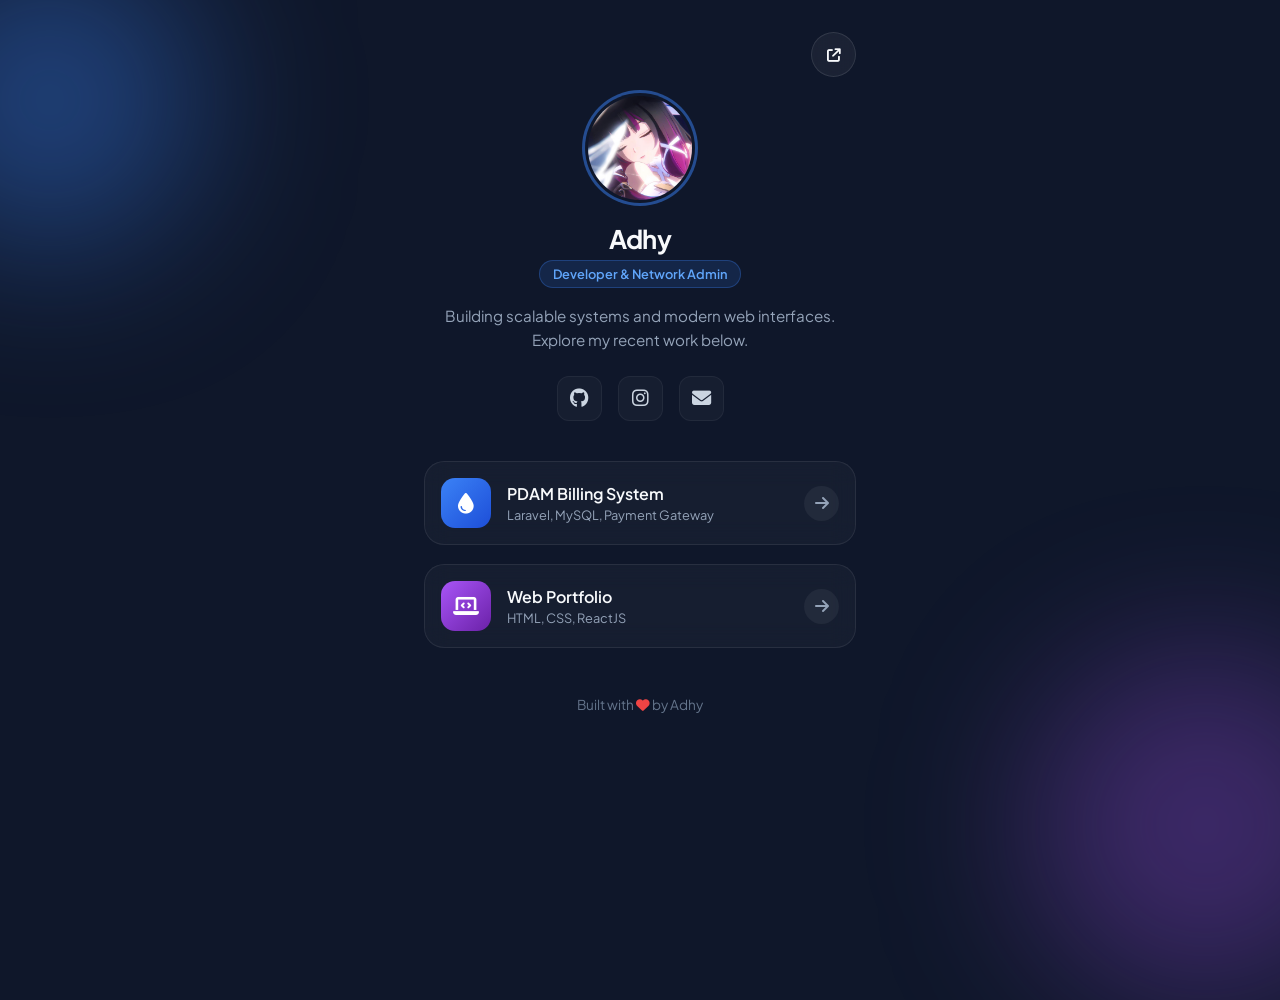
<file: index.html>
<!DOCTYPE html>
<html lang="en">
<head>
    <meta charset="UTF-8">
    <meta name="viewport" content="width=device-width, initial-scale=1.0">
    <title>Adhy | Developer Links</title>
    <!-- Google Fonts: Plus Jakarta Sans -->
    <link href="https://fonts.googleapis.com/css2?family=Plus+Jakarta+Sans:wght@400;500;600;700&display=swap" rel="stylesheet">
    <!-- Font Awesome for Icons -->
    <link rel="stylesheet" href="https://cdnjs.cloudflare.com/ajax/libs/font-awesome/6.4.0/css/all.min.css">
    <!-- CSS Link -->
    <link rel="stylesheet" href="style.css">
</head>
<body>
    <!-- Background Animated Blobs -->
    <div class="bg-shape shape-1"></div>
    <div class="bg-shape shape-2"></div>

    <div class="container">
        <!-- Top Action / Theme Toggle -->
        <header class="top-nav">
            <button class="icon-btn" aria-label="Share">
                <i class="fa-solid fa-arrow-up-right-from-square"></i>
            </button>
        </header>

        <!-- Profile Section -->
        <section class="profile-header">
            <div class="avatar-wrapper">
                <img src="pp.jpeg" alt="Adhy" class="avatar">
            </div>
            <h1 class="name">Adhy</h1>
            <p class="badge">Developer & Network Admin</p>
            <p class="bio">Building scalable systems and modern web interfaces. Explore my recent work below.</p>
            
            <div class="social-links">
                <a href="https://github.com/dhyzxx" class="social-icon"><i class="fa-brands fa-github"></i></a>
                <a href="https://instagram.com/adhy.png" class="social-icon"><i class="fa-brands fa-instagram"></i></a>
                <a href="#" class="social-icon"><i class="fa-solid fa-envelope"></i></a>
            </div>
        </section>

        <!-- Links Section -->
        <main class="links-wrapper">
            
            <!-- Link 1: PDAM System -->
            <a href="https://pdam.adiow.my.id" class="modern-card group">
                <div class="card-icon bg-gradient-blue">
                    <i class="fa-solid fa-droplet"></i>
                </div>
                <div class="card-content">
                    <h2 class="card-title">PDAM Billing System</h2>
                    <p class="card-subtitle">Laravel, MySQL, Payment Gateway</p>
                </div>
                <div class="card-action">
                    <i class="fa-solid fa-arrow-right"></i>
                </div>
            </a>

            <!-- Link 2: Portfolio -->
            <a href="profile/index.html" class="modern-card group">
                <div class="card-icon bg-gradient-purple">
                    <i class="fa-solid fa-laptop-code"></i>
                </div>
                <div class="card-content">
                    <h2 class="card-title">Web Portfolio</h2>
                    <p class="card-subtitle">HTML, CSS, ReactJS</p>
                </div>
                <div class="card-action">
                    <i class="fa-solid fa-arrow-right"></i>
                </div>
            </a>

        </main>
        
        <footer class="footer">
            <p>Built with <i class="fa-solid fa-heart" style="color: #ef4444;"></i> by Adhy</p>
        </footer>
    </div>
</body>
</html>
</file>
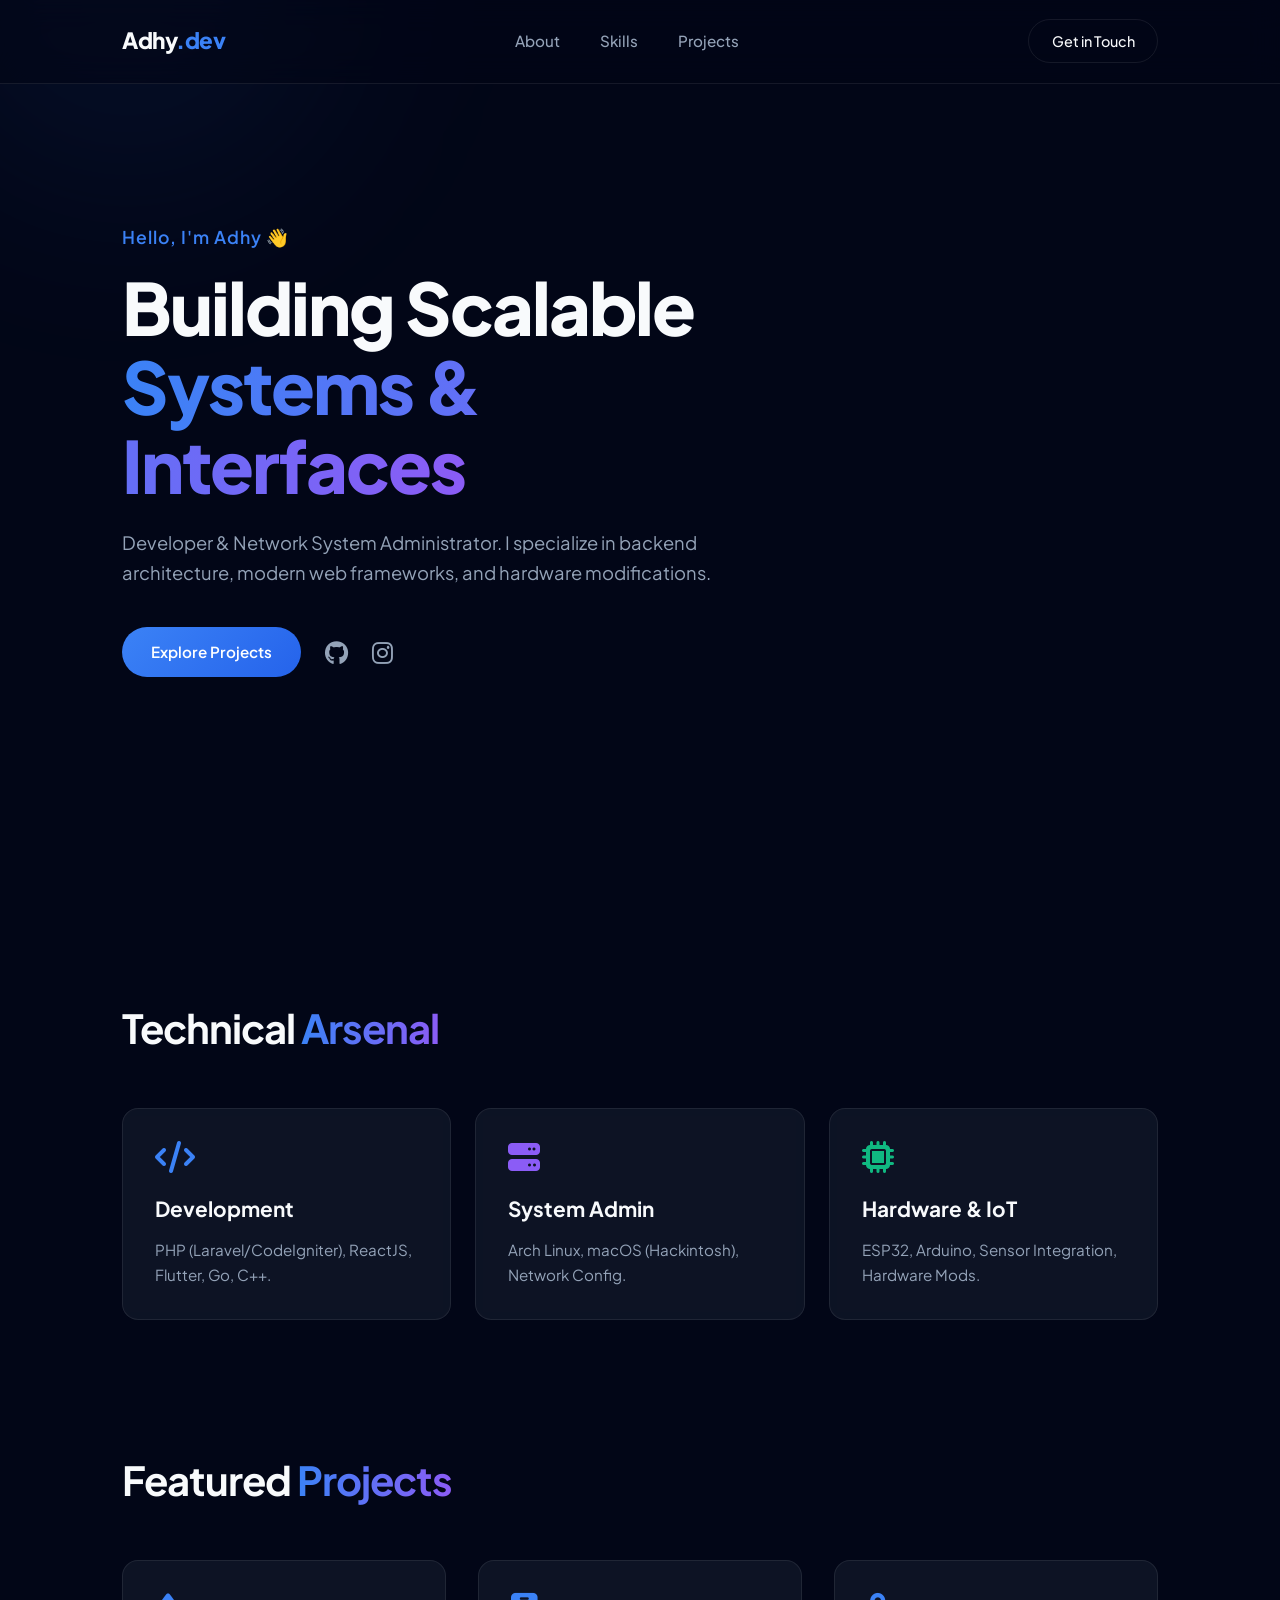
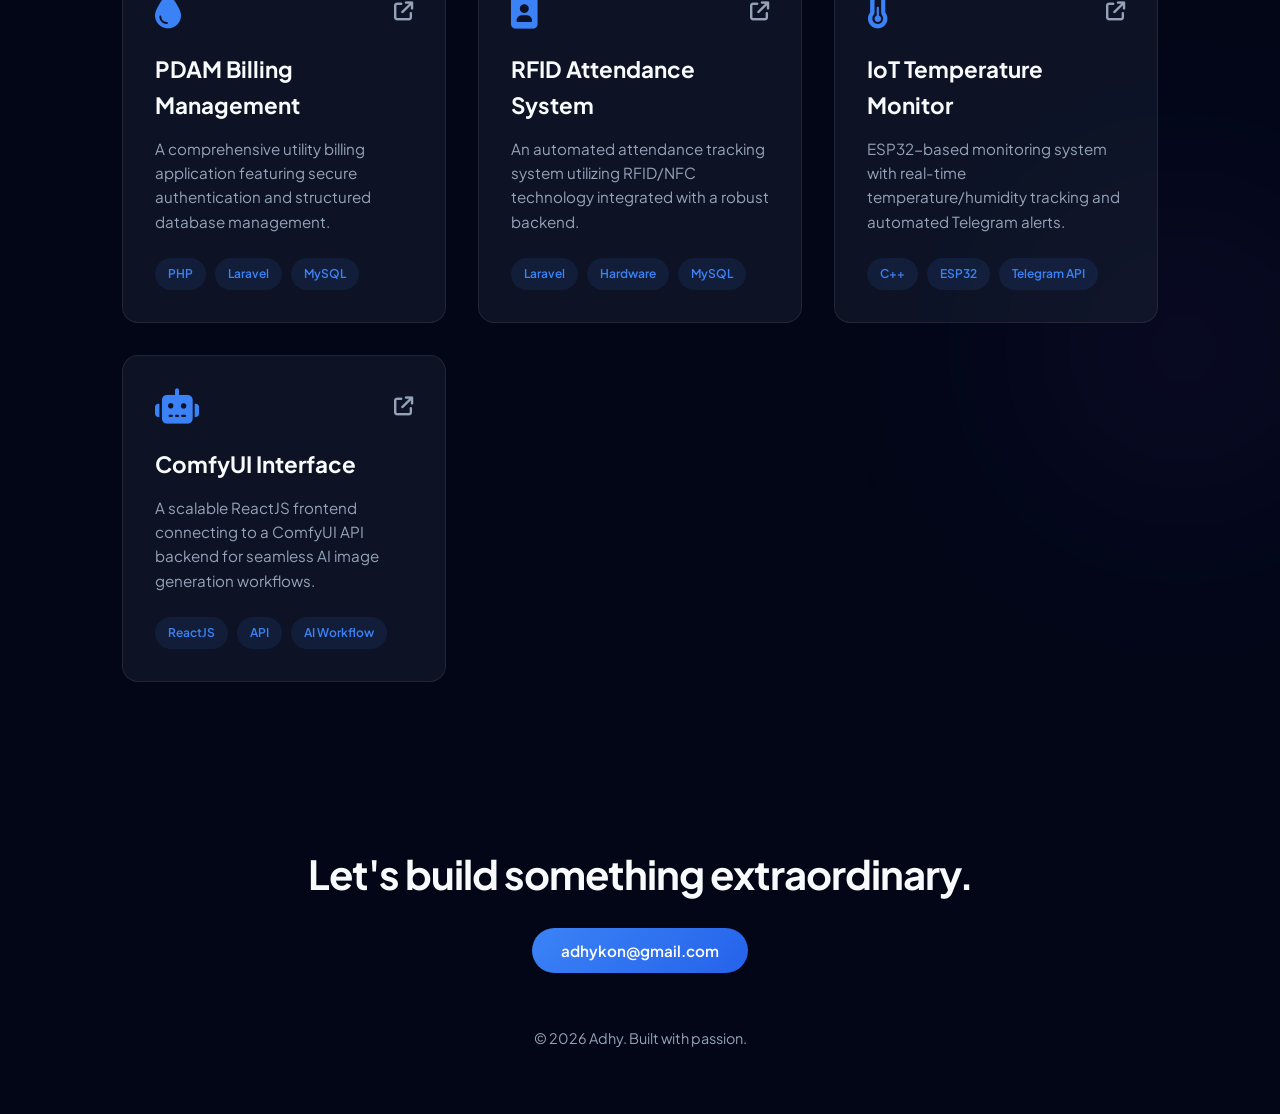
<file: profile/index.html>
<!DOCTYPE html>
<html lang="en">
<head>
    <meta charset="UTF-8">
    <meta name="viewport" content="width=device-width, initial-scale=1.0">
    <title>Adhy | Modern Portfolio</title>
    <!-- Google Fonts: Plus Jakarta Sans -->
    <link href="https://fonts.googleapis.com/css2?family=Plus+Jakarta+Sans:wght@300;400;500;600;700;800&display=swap" rel="stylesheet">
    <!-- Font Awesome for Icons -->
    <link rel="stylesheet" href="https://cdnjs.cloudflare.com/ajax/libs/font-awesome/6.4.0/css/all.min.css">
    <!-- Link to CSS -->
    <link rel="stylesheet" href="style.css">
</head>
<body>
    <!-- Background Glow Effects -->
    <div class="ambient-glow glow-1"></div>
    <div class="ambient-glow glow-2"></div>

    <!-- Navigation -->
    <nav class="glass-nav">
        <div class="nav-container">
            <a href="#" class="brand-logo">Adhy<span class="dot">.dev</span></a>
            <div class="nav-links">
                <a href="#about">About</a>
                <a href="#skills">Skills</a>
                <a href="#projects">Projects</a>
            </div>
            <a href="#contact" class="btn-outline">Get in Touch</a>
        </div>
    </nav>

    <!-- Hero Section -->
    <section class="hero-section">
        <div class="hero-content">
            <p class="greeting">Hello, I'm Adhy 👋</p>
            <h1 class="hero-title">
                Building Scalable <br>
                <span class="text-gradient">Systems & Interfaces</span>
            </h1>
            <p class="hero-description">
                Developer & Network System Administrator. I specialize in backend architecture, modern web frameworks, and hardware modifications.
            </p>
            <div class="hero-actions">
                <a href="#projects" class="btn-primary">Explore Projects</a>
                <a href="https://github.com/dhyzxx" target="_blank" class="icon-link"><i class="fa-brands fa-github"></i></a>
                <a href="https://instagram.com/" target="_blank" class="icon-link"><i class="fa-brands fa-instagram"></i></a>
            </div>
        </div>
    </section>

    <!-- Skills Section -->
    <section id="skills" class="section-container">
        <h2 class="section-heading">Technical <span class="text-gradient">Arsenal</span></h2>
        <div class="skills-grid">
            <!-- Skill Card 1 -->
            <div class="glass-card">
                <i class="fa-solid fa-code tech-icon text-blue"></i>
                <h3>Development</h3>
                <p>PHP (Laravel/CodeIgniter), ReactJS, Flutter, Go, C++.</p>
            </div>
            <!-- Skill Card 2 -->
            <div class="glass-card">
                <i class="fa-solid fa-server tech-icon text-purple"></i>
                <h3>System Admin</h3>
                <p>Arch Linux, macOS (Hackintosh), Network Config.</p>
            </div>
            <!-- Skill Card 3 -->
            <div class="glass-card">
                <i class="fa-solid fa-microchip tech-icon text-emerald"></i>
                <h3>Hardware & IoT</h3>
                <p>ESP32, Arduino, Sensor Integration, Hardware Mods.</p>
            </div>
        </div>
    </section>

    <!-- Projects Section -->
    <section id="projects" class="section-container">
        <h2 class="section-heading">Featured <span class="text-gradient">Projects</span></h2>
        <div class="projects-grid">
            
            <!-- Project 1 -->
            <div class="project-card">
                <div class="project-content">
                    <div class="project-header">
                        <i class="fa-solid fa-droplet project-icon"></i>
                        <div class="project-links">
                            <a href="#"><i class="fa-solid fa-arrow-up-right-from-square"></i></a>
                        </div>
                    </div>
                    <h3 class="project-title">PDAM Billing Management</h3>
                    <p class="project-desc">A comprehensive utility billing application featuring secure authentication and structured database management.</p>
                    <div class="tech-stack">
                        <span>PHP</span>
                        <span>Laravel</span>
                        <span>MySQL</span>
                    </div>
                </div>
            </div>

            <!-- Project 2 -->
            <div class="project-card">
                <div class="project-content">
                    <div class="project-header">
                        <i class="fa-solid fa-id-badge project-icon"></i>
                        <div class="project-links">
                            <a href="#"><i class="fa-solid fa-arrow-up-right-from-square"></i></a>
                        </div>
                    </div>
                    <h3 class="project-title">RFID Attendance System</h3>
                    <p class="project-desc">An automated attendance tracking system utilizing RFID/NFC technology integrated with a robust backend.</p>
                    <div class="tech-stack">
                        <span>Laravel</span>
                        <span>Hardware</span>
                        <span>MySQL</span>
                    </div>
                </div>
            </div>

            <!-- Project 3 -->
            <div class="project-card">
                <div class="project-content">
                    <div class="project-header">
                        <i class="fa-solid fa-temperature-half project-icon"></i>
                        <div class="project-links">
                            <a href="#"><i class="fa-solid fa-arrow-up-right-from-square"></i></a>
                        </div>
                    </div>
                    <h3 class="project-title">IoT Temperature Monitor</h3>
                    <p class="project-desc">ESP32-based monitoring system with real-time temperature/humidity tracking and automated Telegram alerts.</p>
                    <div class="tech-stack">
                        <span>C++</span>
                        <span>ESP32</span>
                        <span>Telegram API</span>
                    </div>
                </div>
            </div>

            <!-- Project 4 -->
            <div class="project-card">
                <div class="project-content">
                    <div class="project-header">
                        <i class="fa-solid fa-robot project-icon"></i>
                        <div class="project-links">
                            <a href="#"><i class="fa-solid fa-arrow-up-right-from-square"></i></a>
                        </div>
                    </div>
                    <h3 class="project-title">ComfyUI Interface</h3>
                    <p class="project-desc">A scalable ReactJS frontend connecting to a ComfyUI API backend for seamless AI image generation workflows.</p>
                    <div class="tech-stack">
                        <span>ReactJS</span>
                        <span>API</span>
                        <span>AI Workflow</span>
                    </div>
                </div>
            </div>

        </div>
    </section>

    <!-- Footer Section -->
    <footer id="contact" class="footer-section">
        <h2 class="footer-title">Let's build something extraordinary.</h2>
        <a href="mailto:contact@example.com" class="btn-primary">adhykon@gmail.com</a>
        <p class="copyright">&copy; 2026 Adhy. Built with passion.</p>
    </footer>
</body>
</html>
</file>
<file: style.css>
/* Base Reset & Fonts */
* {
    margin: 0;
    padding: 0;
    box-sizing: border-box;
    font-family: 'Plus Jakarta Sans', sans-serif;
}

body {
    background-color: #0f172a; /* Dark sleek background */
    color: #f8fafc;
    min-height: 100vh;
    display: flex;
    justify-content: center;
    position: relative;
    overflow-x: hidden;
}

/* --- Animated Background Shapes --- */
.bg-shape {
    position: absolute;
    border-radius: 50%;
    filter: blur(80px);
    z-index: 0;
    animation: float 10s infinite ease-in-out alternate;
}

.shape-1 {
    width: 300px;
    height: 300px;
    background: rgba(59, 130, 246, 0.4); /* Blue glow */
    top: -50px;
    left: -100px;
}

.shape-2 {
    width: 350px;
    height: 350px;
    background: rgba(168, 85, 247, 0.3); /* Purple glow */
    bottom: -100px;
    right: -100px;
    animation-delay: -5s;
}

@keyframes float {
    0% { transform: translate(0, 0) scale(1); }
    100% { transform: translate(30px, 50px) scale(1.1); }
}

/* --- Main Container --- */
.container {
    width: 100%;
    max-width: 480px;
    padding: 2rem 1.5rem;
    position: relative;
    z-index: 1; /* Keep above background shapes */
    display: flex;
    flex-direction: column;
}

/* --- Top Nav --- */
.top-nav {
    display: flex;
    justify-content: flex-end;
    margin-bottom: 1rem;
}

.icon-btn {
    background: rgba(255, 255, 255, 0.05);
    border: 1px solid rgba(255, 255, 255, 0.1);
    color: #f8fafc;
    width: 45px;
    height: 45px;
    border-radius: 50%;
    cursor: pointer;
    backdrop-filter: blur(10px);
    transition: all 0.3s ease;
}

.icon-btn:hover {
    background: rgba(255, 255, 255, 0.15);
    transform: scale(1.05);
}

/* --- Profile Section --- */
.profile-header {
    text-align: center;
    margin-bottom: 2.5rem;
}

.avatar-wrapper {
    position: relative;
    width: 110px;
    height: 110px;
    margin: 0 auto 1.2rem;
}

.avatar {
    width: 100%;
    height: 100%;
    border-radius: 50%;
    object-fit: cover;
    border: 3px solid transparent;
    background-clip: padding-box;
    box-shadow: 0 0 0 3px rgba(59, 130, 246, 0.5); /* Outer glow ring */
}

.name {
    font-size: 1.6rem;
    font-weight: 700;
    margin-bottom: 0.3rem;
    letter-spacing: -0.5px;
}

.badge {
    display: inline-block;
    background: rgba(59, 130, 246, 0.15);
    color: #60a5fa;
    padding: 0.3rem 0.8rem;
    border-radius: 50px;
    font-size: 0.8rem;
    font-weight: 600;
    margin-bottom: 1rem;
    border: 1px solid rgba(59, 130, 246, 0.3);
}

.bio {
    font-size: 0.95rem;
    color: #94a3b8;
    line-height: 1.6;
    margin-bottom: 1.5rem;
}

/* Social Links */
.social-links {
    display: flex;
    justify-content: center;
    gap: 1rem;
}

.social-icon {
    display: flex;
    justify-content: center;
    align-items: center;
    width: 45px;
    height: 45px;
    border-radius: 12px;
    background: rgba(255, 255, 255, 0.03);
    color: #cbd5e1;
    font-size: 1.2rem;
    text-decoration: none;
    border: 1px solid rgba(255, 255, 255, 0.05);
    transition: all 0.3s ease;
}

.social-icon:hover {
    background: rgba(255, 255, 255, 0.1);
    color: #ffffff;
    transform: translateY(-3px);
    border-color: rgba(255, 255, 255, 0.2);
}

/* --- Modern Glassmorphism Cards --- */
.links-wrapper {
    display: flex;
    flex-direction: column;
    gap: 1.2rem;
}

.modern-card {
    display: flex;
    align-items: center;
    padding: 1rem;
    background: rgba(255, 255, 255, 0.03);
    border: 1px solid rgba(255, 255, 255, 0.08);
    backdrop-filter: blur(12px);
    border-radius: 20px;
    text-decoration: none;
    color: #f8fafc;
    transition: all 0.3s cubic-bezier(0.4, 0, 0.2, 1);
}

.modern-card:hover {
    background: rgba(255, 255, 255, 0.08);
    border-color: rgba(255, 255, 255, 0.2);
    transform: translateY(-4px) scale(1.01);
    box-shadow: 0 10px 30px rgba(0, 0, 0, 0.2);
}

.card-icon {
    width: 50px;
    height: 50px;
    border-radius: 14px;
    display: flex;
    justify-content: center;
    align-items: center;
    font-size: 1.3rem;
    flex-shrink: 0;
    color: #ffffff;
}

/* Custom Icon Gradients */
.bg-gradient-blue { background: linear-gradient(135deg, #3b82f6, #1d4ed8); }
.bg-gradient-purple { background: linear-gradient(135deg, #a855f7, #6b21a8); }
.bg-gradient-green { background: linear-gradient(135deg, #10b981, #047857); }
.bg-gradient-orange { background: linear-gradient(135deg, #f59e0b, #b45309); }

.card-content {
    flex-grow: 1;
    padding: 0 1rem;
}

.card-title {
    font-size: 1rem;
    font-weight: 600;
    margin-bottom: 0.2rem;
}

.card-subtitle {
    font-size: 0.8rem;
    color: #94a3b8;
}

.card-action {
    width: 35px;
    height: 35px;
    border-radius: 50%;
    display: flex;
    justify-content: center;
    align-items: center;
    background: rgba(255, 255, 255, 0.05);
    color: #94a3b8;
    transition: all 0.3s ease;
}

/* Animasi Panah saat Hover */
.modern-card:hover .card-action {
    background: #ffffff;
    color: #0f172a;
    transform: rotate(-45deg); /* Arrow points up-right */
}

/* --- Footer --- */
.footer {
    margin-top: 3rem;
    text-align: center;
    font-size: 0.85rem;
    color: #64748b;
}
</file>
<file: profile/style.css>
/* --- Core Variables & Reset --- */
:root {
    --bg-color: #020617; /* Very dark slate */
    --surface-color: rgba(30, 41, 59, 0.4);
    --surface-border: rgba(255, 255, 255, 0.08);
    --text-main: #f8fafc;
    --text-muted: #94a3b8;
    --accent-blue: #3b82f6;
    --accent-purple: #8b5cf6;
    --accent-emerald: #10b981;
}

* {
    margin: 0;
    padding: 0;
    box-sizing: border-box;
    font-family: 'Plus Jakarta Sans', sans-serif;
    scroll-behavior: smooth;
}

body {
    background-color: var(--bg-color);
    color: var(--text-main);
    line-height: 1.6;
    overflow-x: hidden;
    position: relative;
}

/* --- Ambient Glow Backgrounds --- */
.ambient-glow {
    position: absolute;
    border-radius: 50%;
    filter: blur(120px);
    z-index: -1;
    opacity: 0.5;
    animation: pulseGlow 8s infinite alternate ease-in-out;
}

.glow-1 {
    width: 40vw;
    height: 40vw;
    background: radial-gradient(circle, rgba(59,130,246,0.3) 0%, rgba(0,0,0,0) 70%);
    top: -10%;
    left: -10%;
}

.glow-2 {
    width: 35vw;
    height: 35vw;
    background: radial-gradient(circle, rgba(139,92,246,0.25) 0%, rgba(0,0,0,0) 70%);
    bottom: 20%;
    right: -10%;
    animation-delay: -4s;
}

@keyframes pulseGlow {
    0% { transform: scale(1); opacity: 0.4; }
    100% { transform: scale(1.2); opacity: 0.7; }
}

/* --- Glass Navigation --- */
.glass-nav {
    position: fixed;
    top: 0;
    width: 100%;
    padding: 1.2rem 0;
    background: rgba(2, 6, 23, 0.6);
    backdrop-filter: blur(16px);
    border-bottom: 1px solid var(--surface-border);
    z-index: 1000;
}

.nav-container {
    max-width: 1100px;
    margin: 0 auto;
    padding: 0 2rem;
    display: flex;
    justify-content: space-between;
    align-items: center;
}

.brand-logo {
    font-size: 1.4rem;
    font-weight: 800;
    color: var(--text-main);
    text-decoration: none;
    letter-spacing: -0.5px;
}

.brand-logo .dot {
    color: var(--accent-blue);
}

.nav-links {
    display: flex;
    gap: 2.5rem;
}

.nav-links a {
    color: var(--text-muted);
    text-decoration: none;
    font-weight: 500;
    font-size: 0.95rem;
    transition: color 0.3s ease;
}

.nav-links a:hover {
    color: var(--text-main);
}

/* --- Buttons --- */
.btn-primary {
    background: linear-gradient(135deg, var(--accent-blue), #2563eb);
    color: #fff;
    padding: 0.8rem 1.8rem;
    border-radius: 50px;
    text-decoration: none;
    font-weight: 600;
    font-size: 0.95rem;
    transition: transform 0.3s ease, box-shadow 0.3s ease;
    border: none;
    cursor: pointer;
}

.btn-primary:hover {
    transform: translateY(-2px);
    box-shadow: 0 10px 20px rgba(59, 130, 246, 0.3);
}

.btn-outline {
    background: transparent;
    color: var(--text-main);
    padding: 0.6rem 1.4rem;
    border-radius: 50px;
    text-decoration: none;
    font-weight: 500;
    font-size: 0.9rem;
    border: 1px solid var(--surface-border);
    transition: all 0.3s ease;
}

.btn-outline:hover {
    background: var(--surface-color);
    border-color: var(--text-muted);
}

.icon-link {
    color: var(--text-muted);
    font-size: 1.5rem;
    transition: color 0.3s ease;
}

.icon-link:hover {
    color: var(--text-main);
}

/* --- Global Layout --- */
.section-container {
    max-width: 1100px;
    margin: 0 auto;
    padding: 6rem 2rem 2rem;
}

.section-heading {
    font-size: 2.5rem;
    font-weight: 700;
    margin-bottom: 3rem;
    letter-spacing: -1px;
}

.text-gradient {
    background: linear-gradient(to right, var(--accent-blue), var(--accent-purple));
    -webkit-background-clip: text;
    -webkit-text-fill-color: transparent;
}

/* --- Hero Section --- */
.hero-section {
    min-height: 100vh;
    display: flex;
    align-items: center;
    max-width: 1100px;
    margin: 0 auto;
    padding: 0 2rem;
}

.hero-content {
    max-width: 700px;
}

.greeting {
    color: var(--accent-blue);
    font-weight: 600;
    font-size: 1.1rem;
    margin-bottom: 1rem;
    letter-spacing: 1px;
}

.hero-title {
    font-size: 4.5rem;
    font-weight: 800;
    line-height: 1.1;
    margin-bottom: 1.5rem;
    letter-spacing: -2px;
}

.hero-description {
    font-size: 1.15rem;
    color: var(--text-muted);
    margin-bottom: 2.5rem;
    max-width: 600px;
}

.hero-actions {
    display: flex;
    align-items: center;
    gap: 1.5rem;
}

/* --- Skills Section --- */
.skills-grid {
    display: grid;
    grid-template-columns: repeat(auto-fit, minmax(300px, 1fr));
    gap: 1.5rem;
}

.glass-card {
    background: var(--surface-color);
    border: 1px solid var(--surface-border);
    backdrop-filter: blur(12px);
    padding: 2rem;
    border-radius: 16px;
    transition: transform 0.3s ease, background 0.3s ease;
}

.glass-card:hover {
    transform: translateY(-5px);
    background: rgba(30, 41, 59, 0.7);
    border-color: rgba(255, 255, 255, 0.15);
}

.tech-icon {
    font-size: 2rem;
    margin-bottom: 1.2rem;
}

.text-blue { color: var(--accent-blue); }
.text-purple { color: var(--accent-purple); }
.text-emerald { color: var(--accent-emerald); }

.glass-card h3 {
    font-size: 1.3rem;
    margin-bottom: 0.8rem;
}

.glass-card p {
    color: var(--text-muted);
    font-size: 0.95rem;
}

/* --- Projects Section --- */
.projects-grid {
    display: grid;
    grid-template-columns: repeat(auto-fit, minmax(320px, 1fr));
    gap: 2rem;
}

.project-card {
    background: var(--surface-color);
    border: 1px solid var(--surface-border);
    border-radius: 16px;
    padding: 2rem;
    transition: all 0.3s cubic-bezier(0.4, 0, 0.2, 1);
    display: flex;
    flex-direction: column;
}

.project-card:hover {
    transform: translateY(-8px);
    border-color: var(--accent-blue);
    box-shadow: 0 10px 30px rgba(0, 0, 0, 0.2);
}

.project-header {
    display: flex;
    justify-content: space-between;
    align-items: center;
    margin-bottom: 1.5rem;
}

.project-icon {
    font-size: 2.2rem;
    color: var(--accent-blue);
}

.project-links a {
    color: var(--text-muted);
    font-size: 1.2rem;
    transition: color 0.3s;
}

.project-links a:hover {
    color: var(--text-main);
}

.project-title {
    font-size: 1.4rem;
    margin-bottom: 0.8rem;
}

.project-desc {
    color: var(--text-muted);
    font-size: 0.95rem;
    flex-grow: 1;
    margin-bottom: 1.5rem;
}

.tech-stack {
    display: flex;
    flex-wrap: wrap;
    gap: 0.6rem;
}

.tech-stack span {
    font-size: 0.75rem;
    font-weight: 600;
    color: var(--accent-blue);
    background: rgba(59, 130, 246, 0.1);
    padding: 0.4rem 0.8rem;
    border-radius: 50px;
}

/* --- Footer --- */
.footer-section {
    text-align: center;
    padding: 8rem 2rem 4rem;
}

.footer-title {
    font-size: 2.5rem;
    margin-bottom: 2rem;
    letter-spacing: -1px;
}

.copyright {
    margin-top: 4rem;
    color: var(--text-muted);
    font-size: 0.9rem;
}

/* --- Responsive Layout --- */
@media (max-width: 768px) {
    .nav-links { display: none; }
    
    .hero-title {
        font-size: 3rem;
    }
    
    .section-heading {
        font-size: 2rem;
    }
    
    .footer-title {
        font-size: 1.8rem;
    }
}
</file>
